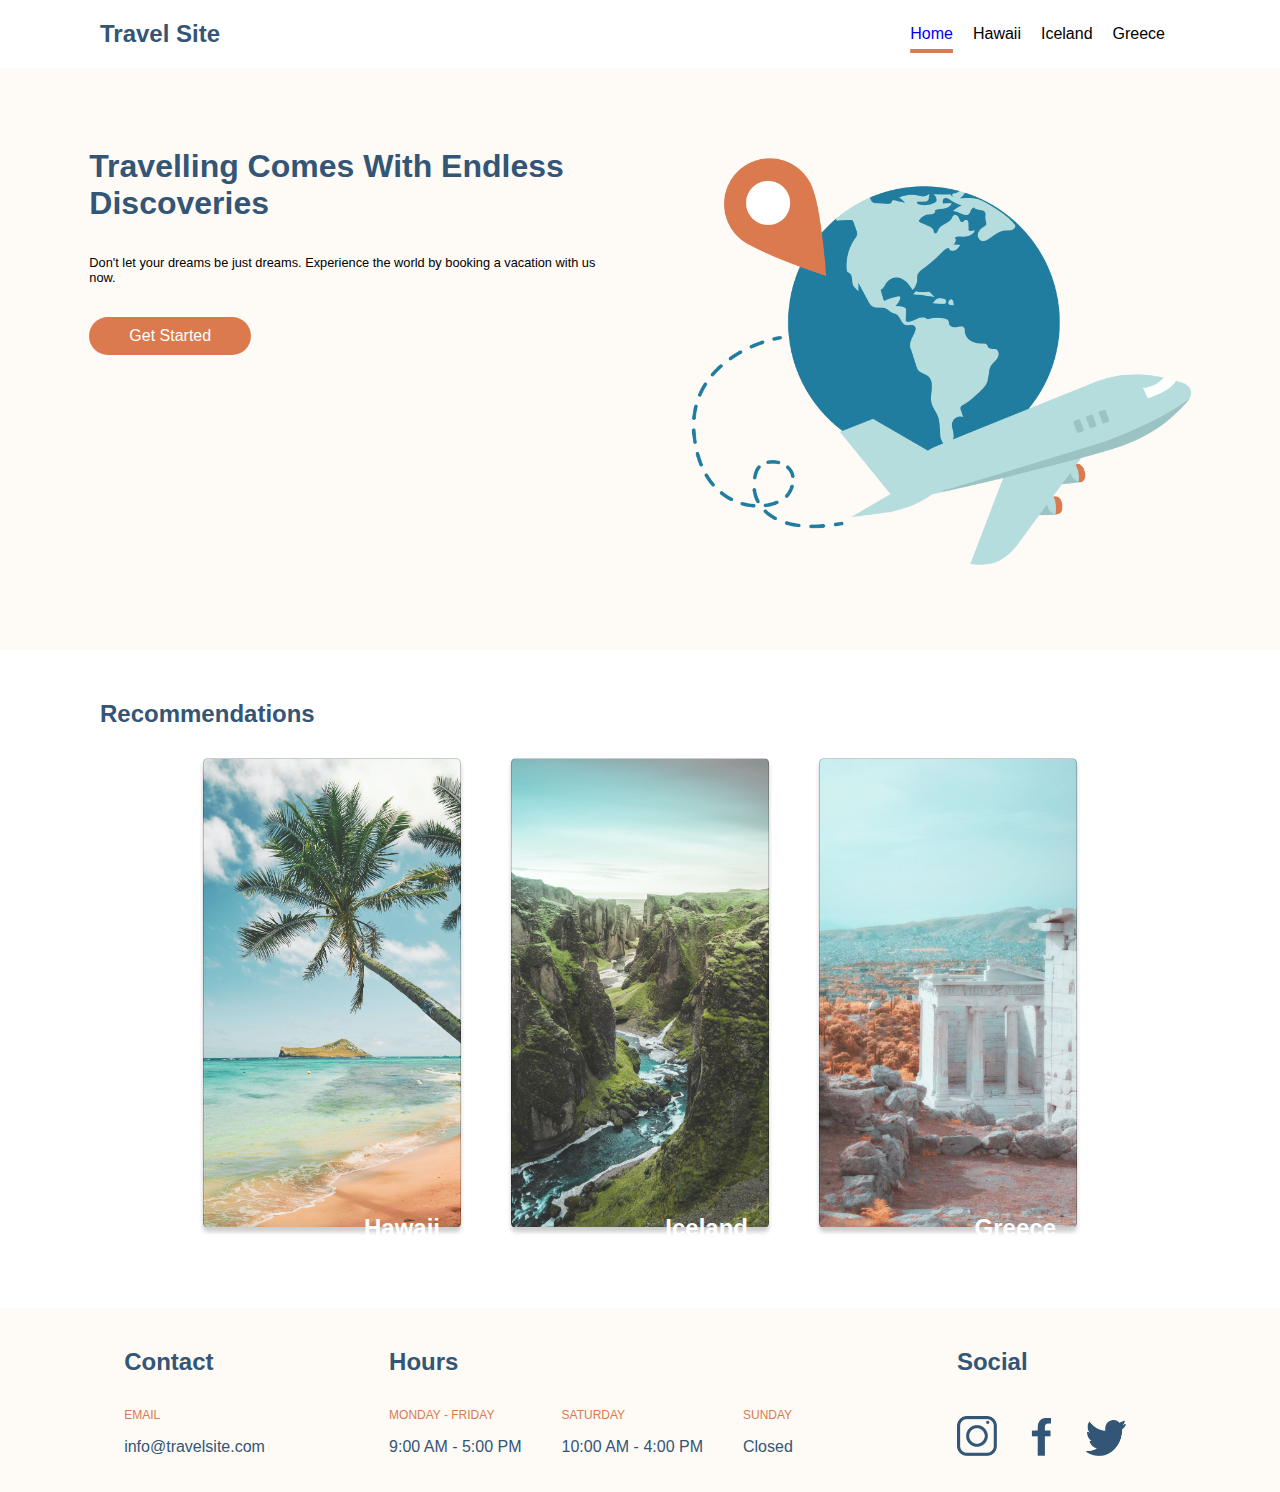
<file: index.html>
<!DOCTYPE html>
<html lang="en">
    <head>
        <meta charset="UTF-8">
        <meta name="viewport" content="width=device-width, initial-scale=1.0">
        <link href="https://fonts.googleapis.com/css2?family=Open+Sans:ital,wght@0,300;0,400;0,600;0,700;1,400&display=swap" rel="stylesheet">

        <link rel="icon" type="image/svg+xml" href="./assets/images/hero.png" />
        <title>Travel Site</title>
        
        <!-- Links to CSS Files -->
        <link href="./css/global.css" rel="stylesheet">
        <link href="./css/main.css" rel="stylesheet">

        <!-- Navigation Bar -->
        <nav class="navigation-bar">
            <a href="./index.html">
                <h2 class="navigation-bar__title">Travel Site</h2>
            </a>
            <ul class="navigation-bar__list">
                <li class="navigation-bar__list__item">
                    <a href="./index.html" class="navigation-bar__list__item__link--current">Home</a>
                </li>
                <li class="navigation-bar__list__item">
                    <a href="./pages/hawaii.html" class="navigation-bar__list__item__link">Hawaii</a>
                </li>
                <li class="navigation-bar__list__item">
                    <a href="./pages/iceland.html" class="navigation-bar__list__item__link">Iceland</a>
                </li>
                <li class="navigation-bar__list__item">
                    <a href="./pages/greece.html" class="navigation-bar__list__item__link">Greece</a>
                </li>
            </ul>
        </nav>
    </head>

    <body>
        <main>
            <!-- Hero Section -->
            <header class="hero-section">
                <div>
                    <h1 class="hero-section__title">Travelling Comes With Endless Discoveries</h1>
                    <p class="hero-section__description">
                        Don't let your dreams be just dreams. Experience the world by booking a vacation with us now.
                    </p>
                    <button type="button" class="hero-section__button">
                        <a href="./pages/get-started.html" class="hero-section__button__link">
                            Get Started
                        </a>
                    </button>
                </div>
                <div>
                    <img src="./assets/images/hero.png" alt="header photo" width="500px">
                </div>
            </header>

            <!-- Recommendations Section -->
            <section class="recommendations">
                <h2 class="recommendations__title">Recommendations</h2>
                <!-- Destination  Cards -->
                <div class="recommendations__cards">
                    <!-- Hawaii Card -->
                    <div class="recommendations__cards--hawaii">
                        <a href="./pages/hawaii.html">
                            <h1 class="recommendations__cards__title">Hawaii</h1>
                        </a>
                    </div>
                    <!-- Iceland Card -->
                    <div class="recommendations__cards--iceland">
                        <a href="./pages/iceland.html">
                            <h1 class="recommendations__cards__title">Iceland</h1>
                        </a>   
                    </div>
                    <!-- Greece Card -->
                    <div class="recommendations__cards--greece">
                        <a href="./pages/greece.html">
                            <h1 class="recommendations__cards__title">Greece</h1>
                        </a>
                    </div>
                <div>
            </section>
        </main>

        <footer class="footer-section">
            <!-- Footer Section: "Contact" -->
            <div class="footer-section__contact">
                <h2 class="footer-section__contact__title">Contact</h2>
                <div>
                    <p class="footer-section__contact__subtext--head">EMAIL</p>
                    <p class="footer-section__contact__subtext">info@travelsite.com</p>
                </div>

            </div>
            <!-- Footer Section: "Hours" -->
            <div class="footer-section__hours">
                <h2 class="footer-section__hours__title">Hours</h2>
                <div class="footer-section__hours__dates">
                    <div class="footer-section__hours__dates__columns">
                        <p class="footer-section__hours__dates__columns__subtext--head">MONDAY - FRIDAY</p>
                        <p class="footer-section__hours__dates__columns__subtext">9:00 AM - 5:00 PM</p>
                    </div>
                    <div class="footer-section__hours__dates__columns">
                        <p class="footer-section__hours__dates__columns__subtext--head">SATURDAY</p>
                        <p class="footer-section__hours__dates__columns__subtext">10:00 AM - 4:00 PM</p>
                    </div>
                    <div class="footer-section__hours__dates__columns">
                        <p class="footer-section__hours__dates__columns__subtext--head">SUNDAY</p>
                        <p class="footer-section__hours__dates__columns__subtext">Closed</p>
                    </div>
                </div>
            </div>
            <!-- Footer Section: "Social" -->
            <div class="footer-section__social">
                <h2 class="footer-section__social__title">Social</h2>
                <nav>
                    <a href="https://www.instagram.com" class="footer-section__social__link">
                        <img src="./assets/icons/icon-instagram.png" alt="instagram logo" width="40px">
                    </a>
                    <a href="https://www.facebook.com" class="footer-section__social__link">
                        <img src="./assets/icons/icon-facebook.png" alt="facebook logo" width="20px"
                        class="facebook-logo">
                    </a>
                    <a href="https://www.twitter.com" class="footer-section__social__link">
                        <img src="./assets/icons/icon-twitter.png" alt="twitter logo" width="40px">
                    </a>
                </nav>
            </div>
        </footer>
    </body>
</html>
</file>
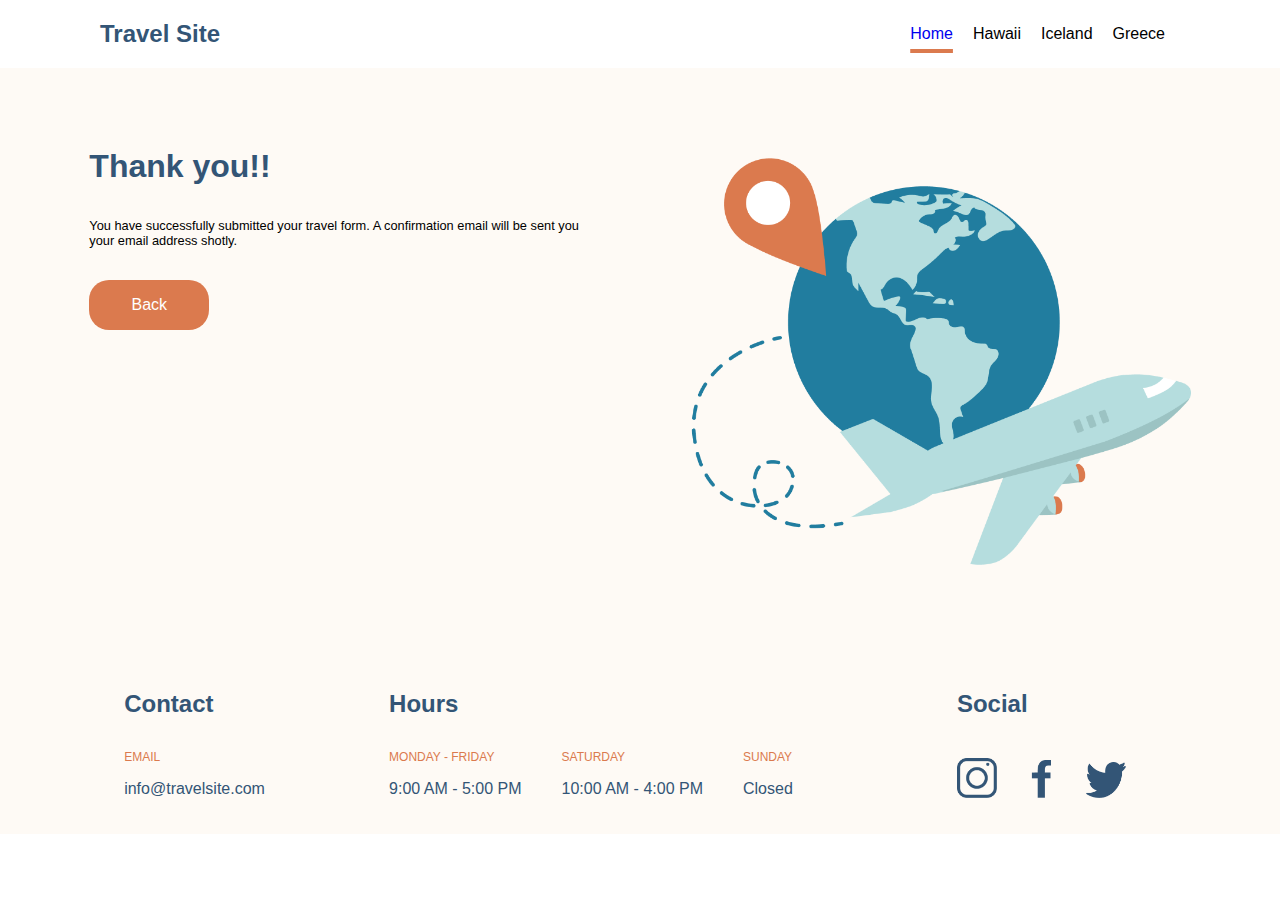
<file: pages/get-started-submission.html>
<!DOCTYPE html>
<html lang="en">
    <head>
        <meta charset="UTF-8">
        <meta name="viewport" content="width=device-width, initial-scale=1.0">
        <link href="https://fonts.googleapis.com/css2?family=Open+Sans:ital,wght@0,300;0,400;0,600;0,700;1,400&display=swap" rel="stylesheet">
        
        <!-- Links to CSS Files -->
        <link href="../css/global.css" rel="stylesheet">
        <link href="../css/main.css" rel="stylesheet">

        <!-- Navigation Bar -->
        <nav class="navigation-bar">
            <a href="./index.html">
                <h2 class="navigation-bar__title">Travel Site</h2>
            </a>
            <ul class="navigation-bar__list">
                <li class="navigation-bar__list__item">
                    <a href="../index.html" class="navigation-bar__list__item__link--current">Home</a>
                </li>
                <li class="navigation-bar__list__item">
                    <a href="./hawaii.html" class="navigation-bar__list__item__link">Hawaii</a>
                </li>
                <li class="navigation-bar__list__item">
                    <a href="./iceland.html" class="navigation-bar__list__item__link">Iceland</a>
                </li>
                <li class="navigation-bar__list__item">
                    <a href="./greece.html" class="navigation-bar__list__item__link">Greece</a>
                </li>
            </ul>
        </nav>
    </head>

    <body>
        <main>
            <!-- Hero Section -->
            <header class="hero-section">
                <div>
                    <h1 class="hero-section__title">Thank you!!</h1>
                    <p class="hero-section__description">
                        You have successfully submitted your travel form.
                        A confirmation email will be sent you your email address shotly.
                    </p>
                    <button type="button" class="hero-section__form__destination__button--submit">
                        <a href="../index.html" class="hero-section__button__link">
                            Back
                        </a>
                    </button>
                </div>
                <div>
                    <img src="../assets/images/hero.png" alt="header photo" width="500px">
                </div>
            </header>
        </main>

        <footer class="footer-section">
            <!-- Footer Section: "Contact" -->
            <div class="footer-section__contact">
                <h2 class="footer-section__contact__title">Contact</h2>
                <div>
                    <p class="footer-section__contact__subtext--head">EMAIL</p>
                    <p class="footer-section__contact__subtext">info@travelsite.com</p>
                </div>

            </div>
            <!-- Footer Section: "Hours" -->
            <div class="footer-section__hours">
                <h2 class="footer-section__hours__title">Hours</h2>
                <div class="footer-section__hours__dates">
                    <div class="footer-section__hours__dates__columns">
                        <p class="footer-section__hours__dates__columns__subtext--head">MONDAY - FRIDAY</p>
                        <p class="footer-section__hours__dates__columns__subtext">9:00 AM - 5:00 PM</p>
                    </div>
                    <div class="footer-section__hours__dates__columns">
                        <p class="footer-section__hours__dates__columns__subtext--head">SATURDAY</p>
                        <p class="footer-section__hours__dates__columns__subtext">10:00 AM - 4:00 PM</p>
                    </div>
                    <div class="footer-section__hours__dates__columns">
                        <p class="footer-section__hours__dates__columns__subtext--head">SUNDAY</p>
                        <p class="footer-section__hours__dates__columns__subtext">Closed</p>
                    </div>
                </div>
            </div>
            <!-- Footer Section: "Social" -->
            <div class="footer-section__social">
                <h2 class="footer-section__social__title">Social</h2>
                <nav>
                    <a href="https://www.instagram.com" class="footer-section__social__link">
                        <img src="../assets/icons/icon-instagram.png" alt="instagram logo" width="40px">
                    </a>
                    <a href="https://www.facebook.com" class="footer-section__social__link">
                        <img src="../assets/icons/icon-facebook.png" alt="facebook logo" width="20px"
                        class="facebook-logo">
                    </a>
                    <a href="https://www.twitter.com" class="footer-section__social__link">
                        <img src="../assets/icons/icon-twitter.png" alt="twitter logo" width="40px">
                    </a>
                </nav>
            </div>
        </footer>
    </body>
</html>
</file>
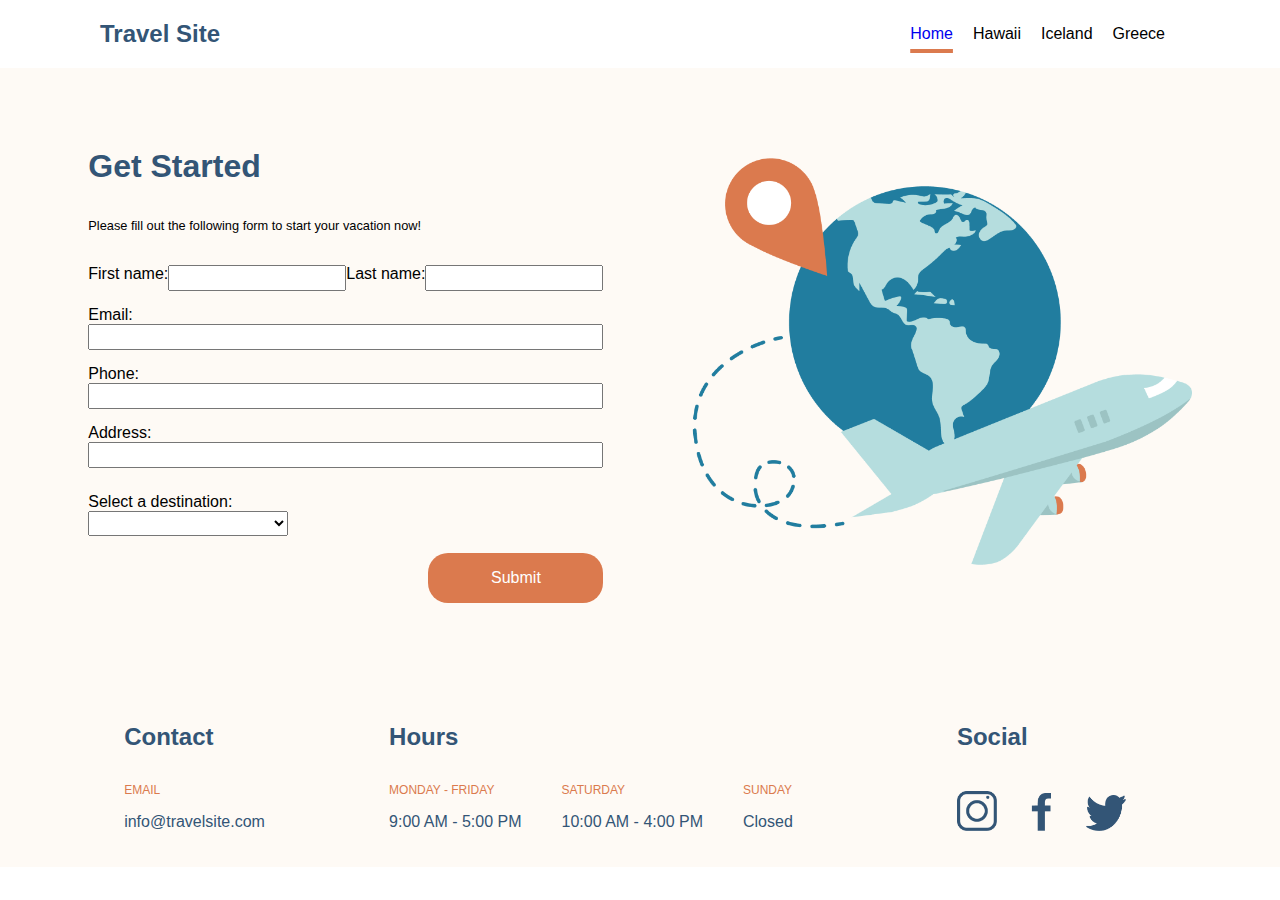
<file: pages/get-started.html>
<!DOCTYPE html>
<html lang="en">
    <head>
        <meta charset="UTF-8">
        <meta name="viewport" content="width=device-width, initial-scale=1.0">
        <link href="https://fonts.googleapis.com/css2?family=Open+Sans:ital,wght@0,300;0,400;0,600;0,700;1,400&display=swap" rel="stylesheet">
        
        <!-- Links to CSS Files -->
        <link href="../css/global.css" rel="stylesheet">
        <link href="../css/main.css" rel="stylesheet">

        <!-- Navigation Bar -->
        <nav class="navigation-bar">
            <a href="./index.html">
                <h2 class="navigation-bar__title">Travel Site</h2>
            </a>
            <ul class="navigation-bar__list">
                <li class="navigation-bar__list__item">
                    <a href="../index.html" class="navigation-bar__list__item__link--current">Home</a>
                </li>
                <li class="navigation-bar__list__item">
                    <a href="./hawaii.html" class="navigation-bar__list__item__link">Hawaii</a>
                </li>
                <li class="navigation-bar__list__item">
                    <a href="./iceland.html" class="navigation-bar__list__item__link">Iceland</a>
                </li>
                <li class="navigation-bar__list__item">
                    <a href="./greece.html" class="navigation-bar__list__item__link">Greece</a>
                </li>
            </ul>
        </nav>
    </head>

    <body>
        <main>
            <!-- Hero Section -->
            <header class="hero-section">
                <div>
                    <h1 class="hero-section__title">Get Started</h1>
                    <p class="hero-section__description">
                        Please fill out the following form to start your vacation now!
                    </p>
                    <form action="" class="hero-section__form">
                        <div class="hero-section__form__name">
                            First name: <input type="text" class="hero-section__form__name__fill">
                            Last name: <input type="text" class="hero-section__form__name__fill">
                        </div>
                        <div class="hero-section__form__contact">
                            Email: <input type="text" class="hero-section__form__contact__fill">
                            Phone: <input type="text" class="hero-section__form__contact__fill">
                            Address: <input type="text" class="hero-section__form__contact__fill">
                        </div>
                        <div class="hero-section__form__destination">
                            <div class="hero-section__form__destination__select">
                                <label>Select a destination:</label>
                                <select class="hero-section__form__destination__select__choice">
                                    <option value=" "></option>
                                    <option value="Hawaii">Hawaii</option>
                                    <option value="Iceland">Iceland</option>
                                    <option value="Greece">Greece</option>
                                </select>
                            </div>
                            <button type="button" class="hero-section__form__destination__button">
                                <a href="./get-started-submission.html" class="hero-section__button__link">
                                    Submit
                                </a>
                            </button>
                        </div>
                    </form>
                </div>
                <div>
                    <img src="../assets/images/hero.png" alt="header photo" width="500px">
                </div>
            </header>
        </main>

        <footer class="footer-section">
            <!-- Footer Section: "Contact" -->
            <div class="footer-section__contact">
                <h2 class="footer-section__contact__title">Contact</h2>
                <div>
                    <p class="footer-section__contact__subtext--head">EMAIL</p>
                    <p class="footer-section__contact__subtext">info@travelsite.com</p>
                </div>

            </div>
            <!-- Footer Section: "Hours" -->
            <div class="footer-section__hours">
                <h2 class="footer-section__hours__title">Hours</h2>
                <div class="footer-section__hours__dates">
                    <div class="footer-section__hours__dates__columns">
                        <p class="footer-section__hours__dates__columns__subtext--head">MONDAY - FRIDAY</p>
                        <p class="footer-section__hours__dates__columns__subtext">9:00 AM - 5:00 PM</p>
                    </div>
                    <div class="footer-section__hours__dates__columns">
                        <p class="footer-section__hours__dates__columns__subtext--head">SATURDAY</p>
                        <p class="footer-section__hours__dates__columns__subtext">10:00 AM - 4:00 PM</p>
                    </div>
                    <div class="footer-section__hours__dates__columns">
                        <p class="footer-section__hours__dates__columns__subtext--head">SUNDAY</p>
                        <p class="footer-section__hours__dates__columns__subtext">Closed</p>
                    </div>
                </div>
            </div>
            <!-- Footer Section: "Social" -->
            <div class="footer-section__social">
                <h2 class="footer-section__social__title">Social</h2>
                <nav>
                    <a href="https://www.instagram.com" class="footer-section__social__link">
                        <img src="../assets/icons/icon-instagram.png" alt="instagram logo" width="40px">
                    </a>
                    <a href="https://www.facebook.com" class="footer-section__social__link">
                        <img src="../assets/icons/icon-facebook.png" alt="facebook logo" width="20px"
                        class="facebook-logo">
                    </a>
                    <a href="https://www.twitter.com" class="footer-section__social__link">
                        <img src="../assets/icons/icon-twitter.png" alt="twitter logo" width="40px">
                    </a>
                </nav>
            </div>
        </footer>
    </body>
</html>
</file>
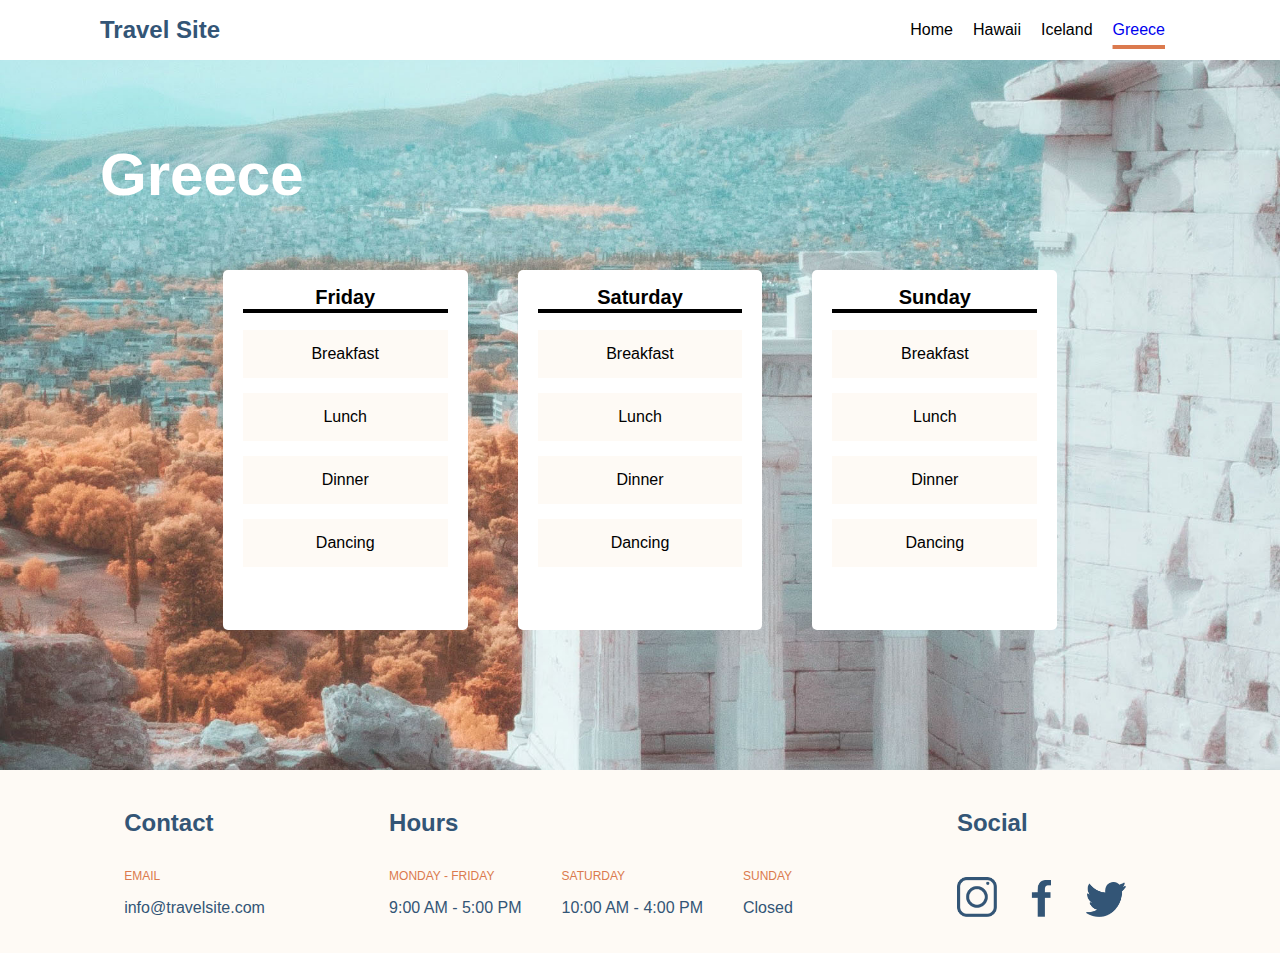
<file: pages/greece.html>
<!DOCTYPE html>
<html lang="en">
    <head>
        <meta charset="UTF-8">
        <meta name="viewport" content="width=device-width, initial-scale=1.0">
        <link href="https://fonts.googleapis.com/css2?family=Open+Sans:ital,wght@0,300;0,400;0,600;0,700;1,400&display=swap" rel="stylesheet">
        
        <!-- Links to CSS Files -->
        <link href="../css/global.css" rel="stylesheet">
        <link href="../css/destinations.css" rel="stylesheet">

        <!-- Navigation Bar -->
        <nav class="navigation-bar">
            <a href="../index.html">
                <h1 class="navigation-bar__title">Travel Site</h1>
            </a>
            <ul class="navigation-bar__list">
                <li class="navigation-bar__list__item">
                    <a href="../index.html" class="navigation-bar__list__item__link">Home</a>
                </li>
                <li class="navigation-bar__list__item">
                    <a href="./hawaii.html" class="navigation-bar__list__item__link">Hawaii</a>
                </li>
                <li class="navigation-bar__list__item">
                    <a href="./iceland.html" class="navigation-bar__list__item__link">Iceland</a>
                </li>
                <li class="navigation-bar__list__item">
                    <a href="./greece.html" class="navigation-bar__list__item__link--current">Greece</a>
                </li>
            </ul>
        </nav>
    </head>

    <body>
        <main class="main-section--greece">
            <section>
                <!-- Page Title -->
                <h1 class="main-section__title">Greece</h1>

                <div class="main-section__itinerary">
                    <!-- Friday Itinerary -->
                    <div class="main-section__itinerary__cards">
                        <h2 class="main-section__itinerary__cards__title">Friday</h2>
                        <ul class="main-section__itinerary__cards__list">
                            <li class="main-section__itinerary__cards__list__item">Breakfast</li>
                            <li class="main-section__itinerary__cards__list__item">Lunch</li>
                            <li class="main-section__itinerary__cards__list__item">Dinner</li>
                            <li class="main-section__itinerary__cards__list__item">Dancing</li>
                        </ul>
                    </div>
                    <!-- Saturday Itinerary -->
                    <div class="main-section__itinerary__cards--saturday">
                        <h2 class="main-section__itinerary__cards__title">Saturday</h2>
                        <ul class="main-section__itinerary__cards__list">
                            <li class="main-section__itinerary__cards__list__item">Breakfast</li>
                            <li class="main-section__itinerary__cards__list__item">Lunch</li>
                            <li class="main-section__itinerary__cards__list__item">Dinner</li>
                            <li class="main-section__itinerary__cards__list__item">Dancing</li>
                        </ul>
                    </div>
                    <!-- Sunday Itinerary -->
                    <div class="main-section__itinerary__cards">
                        <h2 class="main-section__itinerary__cards__title">Sunday</h2>
                        <ul class="main-section__itinerary__cards__list">
                            <li class="main-section__itinerary__cards__list__item">Breakfast</li>
                            <li class="main-section__itinerary__cards__list__item">Lunch</li>
                            <li class="main-section__itinerary__cards__list__item">Dinner</li>
                            <li class="main-section__itinerary__cards__list__item">Dancing</li>
                        </ul>
                    </div>
                </div>
            </section>
        </main>
        
        <footer class="footer-section">
            <!-- Footer Section: "Contact" -->
            <div class="footer-section__contact">
                <h2 class="footer-section__contact__title">Contact</h2>
                <div>
                    <p class="footer-section__contact__subtext--head">EMAIL</p>
                    <p class="footer-section__contact__subtext">info@travelsite.com</p>
                </div>

            </div>
            <!-- Footer Section: "Hours" -->
            <div class="footer-section__hours">
                <h2 class="footer-section__hours__title">Hours</h2>
                <div class="footer-section__hours__dates">
                    <div class="footer-section__hours__dates__columns">
                        <p class="footer-section__hours__dates__columns__subtext--head">MONDAY - FRIDAY</p>
                        <p class="footer-section__hours__dates__columns__subtext">9:00 AM - 5:00 PM</p>
                    </div>
                    <div class="footer-section__hours__dates__columns">
                        <p class="footer-section__hours__dates__columns__subtext--head">SATURDAY</p>
                        <p class="footer-section__hours__dates__columns__subtext">10:00 AM - 4:00 PM</p>
                    </div>
                    <div class="footer-section__hours__dates__columns">
                        <p class="footer-section__hours__dates__columns__subtext--head">SUNDAY</p>
                        <p class="footer-section__hours__dates__columns__subtext">Closed</p>
                    </div>
                </div>
            </div>
            <!-- Footer Section: "Social" -->
            <div class="footer-section__social">
                <h2 class="footer-section__social__title">Social</h2>
                <nav>
                    <a href="https://www.instagram.com" class="footer-section__social__link">
                        <img src="../assets/icons/icon-instagram.png" alt="instagram logo" width="40px">
                    </a>
                    <a href="https://www.facebook.com" class="footer-section__social__link">
                        <img src="../assets/icons/icon-facebook.png" alt="facebook logo" width="20px"
                        class="facebook-logo">
                    </a>
                    <a href="https://www.twitter.com" class="footer-section__social__link">
                        <img src="../assets/icons/icon-twitter.png" alt="twitter logo" width="40px">
                    </a>
                </nav>
            </div>
        </footer>
    </body>
</html>
</file>
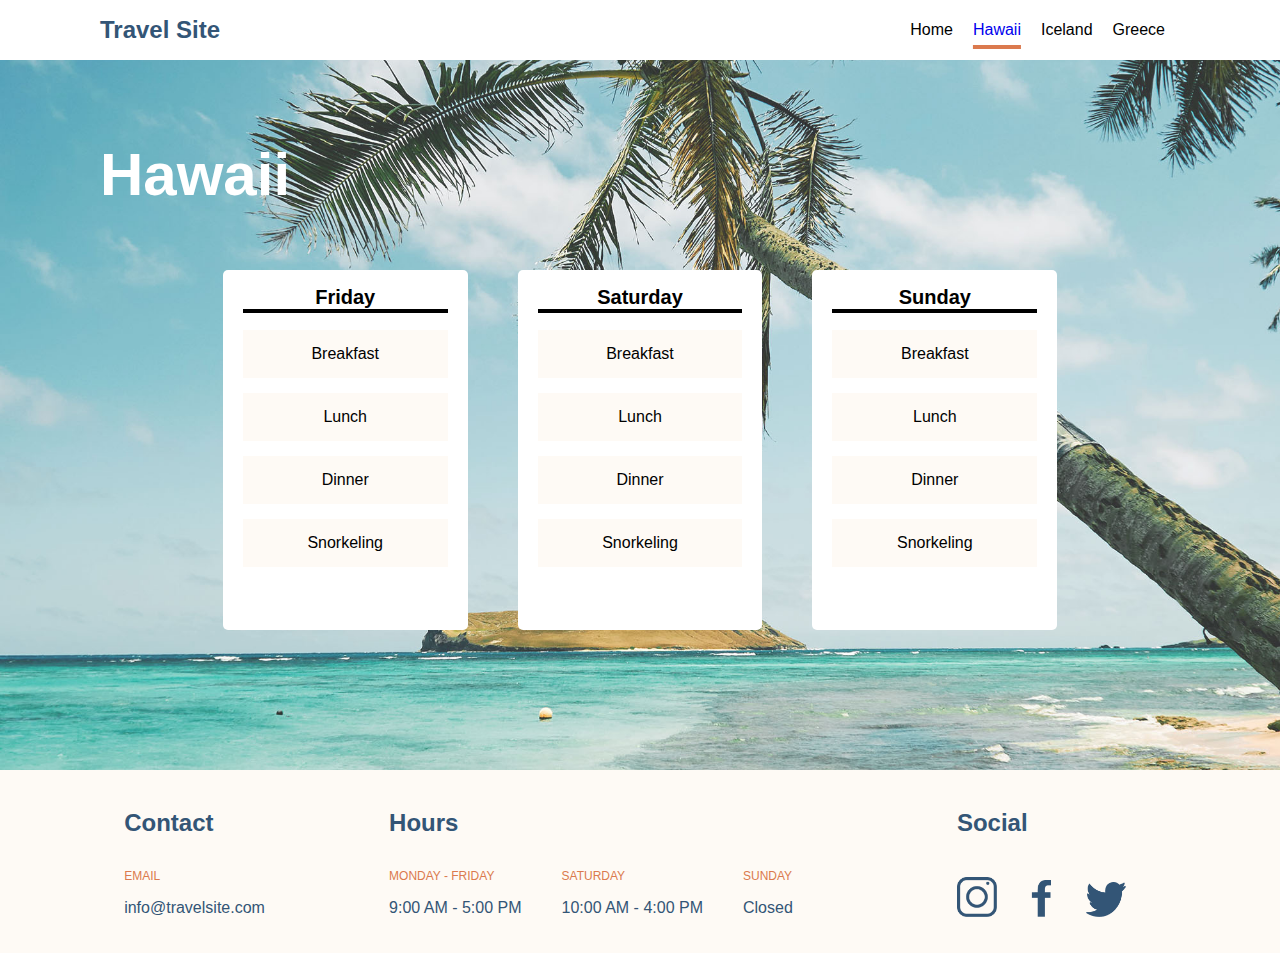
<file: pages/hawaii.html>
<!DOCTYPE html>
<html lang="en">
    <head>
        <meta charset="UTF-8">
        <meta name="viewport" content="width=device-width, initial-scale=1.0">
        <link href="https://fonts.googleapis.com/css2?family=Open+Sans:ital,wght@0,300;0,400;0,600;0,700;1,400&display=swap" rel="stylesheet">
        
        <!-- Links to CSS Files -->
        <link href="../css/global.css" rel="stylesheet">
        <link href="../css/destinations.css" rel="stylesheet">

        <!-- Navigation Bar -->
        <nav class="navigation-bar">
            <a href="../index.html">
                <h1 class="navigation-bar__title">Travel Site</h1>
            </a>
            <ul class="navigation-bar__list">
                <li class="navigation-bar__list__item">
                    <a href="../index.html" class="navigation-bar__list__item__link">Home</a>
                </li>
                <li class="navigation-bar__list__item">
                    <a href="./hawaii.html" class="navigation-bar__list__item__link--current">Hawaii</a>
                </li>
                <li class="navigation-bar__list__item">
                    <a href="./iceland.html" class="navigation-bar__list__item__link">Iceland</a>
                </li>
                <li class="navigation-bar__list__item">
                    <a href="./greece.html" class="navigation-bar__list__item__link">Greece</a>
                </li>
            </ul>
        </nav>
    </head>

    <body>
        <main>
            <section class="main-section--hawaii">
                <!-- Page Title -->
                <h1 class="main-section__title">Hawaii</h1>

                <div class="main-section__itinerary">
                    <!-- Friday Itinerary -->
                    <div class="main-section__itinerary__cards">
                        <h2 class="main-section__itinerary__cards__title">Friday</h2>
                        <ul class="main-section__itinerary__cards__list">
                            <li class="main-section__itinerary__cards__list__item">Breakfast</li>
                            <li class="main-section__itinerary__cards__list__item">Lunch</li>
                            <li class="main-section__itinerary__cards__list__item">Dinner</li>
                            <li class="main-section__itinerary__cards__list__item">Snorkeling</li>
                        </ul>
                    </div>
                    <!-- Saturday Itinerary -->
                    <div class="main-section__itinerary__cards--saturday">
                        <h2 class="main-section__itinerary__cards__title">Saturday</h2>
                        <ul class="main-section__itinerary__cards__list">
                            <li class="main-section__itinerary__cards__list__item">Breakfast</li>
                            <li class="main-section__itinerary__cards__list__item">Lunch</li>
                            <li class="main-section__itinerary__cards__list__item">Dinner</li>
                            <li class="main-section__itinerary__cards__list__item">Snorkeling</li>
                        </ul>
                    </div>
                    <!-- Sunday Itinerary -->
                    <div class="main-section__itinerary__cards">
                        <h2 class="main-section__itinerary__cards__title">Sunday</h2>
                        <ul class="main-section__itinerary__cards__list">
                            <li class="main-section__itinerary__cards__list__item">Breakfast</li>
                            <li class="main-section__itinerary__cards__list__item">Lunch</li>
                            <li class="main-section__itinerary__cards__list__item">Dinner</li>
                            <li class="main-section__itinerary__cards__list__item">Snorkeling</li>
                        </ul>
                    </div>
                </div>
            </section>
        </main>
        
        <footer class="footer-section">
            <!-- Footer Section: "Contact" -->
            <div class="footer-section__contact">
                <h2 class="footer-section__contact__title">Contact</h2>
                <div>
                    <p class="footer-section__contact__subtext--head">EMAIL</p>
                    <p class="footer-section__contact__subtext">info@travelsite.com</p>
                </div>

            </div>
            <!-- Footer Section: "Hours" -->
            <div class="footer-section__hours">
                <h2 class="footer-section__hours__title">Hours</h2>
                <div class="footer-section__hours__dates">
                    <div class="footer-section__hours__dates__columns">
                        <p class="footer-section__hours__dates__columns__subtext--head">MONDAY - FRIDAY</p>
                        <p class="footer-section__hours__dates__columns__subtext">9:00 AM - 5:00 PM</p>
                    </div>
                    <div class="footer-section__hours__dates__columns">
                        <p class="footer-section__hours__dates__columns__subtext--head">SATURDAY</p>
                        <p class="footer-section__hours__dates__columns__subtext">10:00 AM - 4:00 PM</p>
                    </div>
                    <div class="footer-section__hours__dates__columns">
                        <p class="footer-section__hours__dates__columns__subtext--head">SUNDAY</p>
                        <p class="footer-section__hours__dates__columns__subtext">Closed</p>
                    </div>
                </div>
            </div>
            <!-- Footer Section: "Social" -->
            <div class="footer-section__social">
                <h2 class="footer-section__social__title">Social</h2>
                <nav>
                    <a href="https://www.instagram.com" class="footer-section__social__link">
                        <img src="../assets/icons/icon-instagram.png" alt="instagram logo" width="40px">
                    </a>
                    <a href="https://www.facebook.com" class="footer-section__social__link">
                        <img src="../assets/icons/icon-facebook.png" alt="facebook logo" width="20px"
                        class="facebook-logo">
                    </a>
                    <a href="https://www.twitter.com" class="footer-section__social__link">
                        <img src="../assets/icons/icon-twitter.png" alt="twitter logo" width="40px">
                    </a>
                </nav>
            </div>
        </footer>
    </body>
</html>
</file>
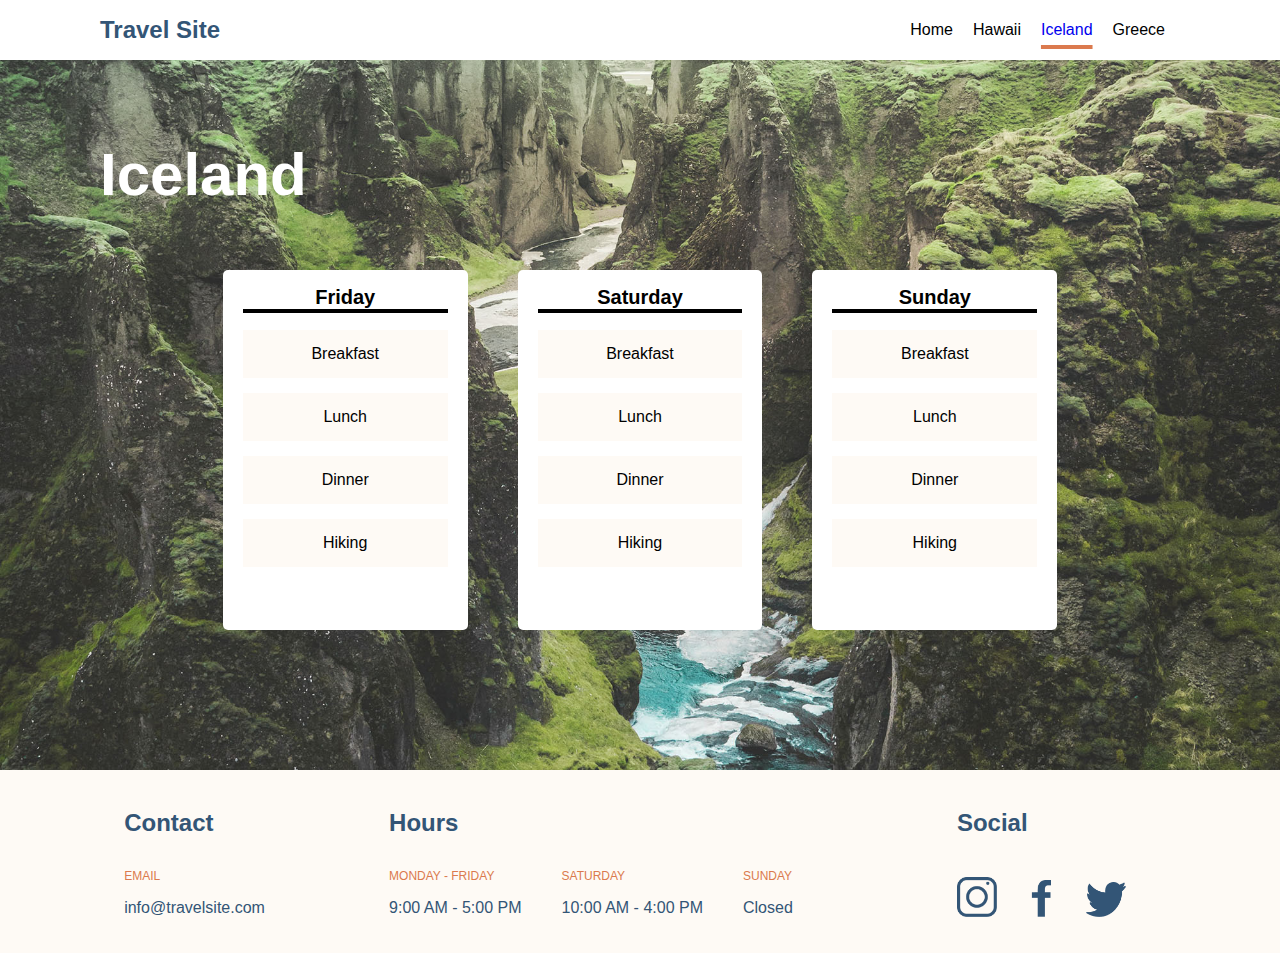
<file: pages/iceland.html>
<!DOCTYPE html>
<html lang="en">
    <head>
        <meta charset="UTF-8">
        <meta name="viewport" content="width=device-width, initial-scale=1.0">
        <link href="https://fonts.googleapis.com/css2?family=Open+Sans:ital,wght@0,300;0,400;0,600;0,700;1,400&display=swap" rel="stylesheet">
        
        <!-- Links to CSS Files -->
        <link href="../css/global.css" rel="stylesheet">
        <link href="../css/destinations.css" rel="stylesheet">

        <!-- Navigation Bar -->
        <nav class="navigation-bar">
            <a href="../index.html">
                <h1 class="navigation-bar__title">Travel Site</h1>
            </a>
            <ul class="navigation-bar__list">
                <li class="navigation-bar__list__item">
                    <a href="../index.html" class="navigation-bar__list__item__link">Home</a>
                </li>
                <li class="navigation-bar__list__item">
                    <a href="./hawaii.html" class="navigation-bar__list__item__link">Hawaii</a>
                </li>
                <li class="navigation-bar__list__item">
                    <a href="./iceland.html" class="navigation-bar__list__item__link--current">Iceland</a>
                </li>
                <li class="navigation-bar__list__item">
                    <a href="./greece.html" class="navigation-bar__list__item__link">Greece</a>
                </li>
            </ul>
        </nav>
    </head>

    <body>
        <main>
            <section class="main-section--iceland">
                <!-- Page Title -->
                <h1 class="main-section__title">Iceland</h1>

                <div class="main-section__itinerary">
                    <!-- Friday Itinerary -->
                    <div class="main-section__itinerary__cards">
                        <h2 class="main-section__itinerary__cards__title">Friday</h2>
                        <ul class="main-section__itinerary__cards__list">
                            <li class="main-section__itinerary__cards__list__item">Breakfast</li>
                            <li class="main-section__itinerary__cards__list__item">Lunch</li>
                            <li class="main-section__itinerary__cards__list__item">Dinner</li>
                            <li class="main-section__itinerary__cards__list__item">Hiking</li>
                        </ul>
                    </div>
                    <!-- Saturday Itinerary -->
                    <div class="main-section__itinerary__cards--saturday">
                        <h2 class="main-section__itinerary__cards__title">Saturday</h2>
                        <ul class="main-section__itinerary__cards__list">
                            <li class="main-section__itinerary__cards__list__item">Breakfast</li>
                            <li class="main-section__itinerary__cards__list__item">Lunch</li>
                            <li class="main-section__itinerary__cards__list__item">Dinner</li>
                            <li class="main-section__itinerary__cards__list__item">Hiking</li>
                        </ul>
                    </div>
                    <!-- Sunday Itinerary -->
                    <div class="main-section__itinerary__cards">
                        <h2 class="main-section__itinerary__cards__title">Sunday</h2>
                        <ul class="main-section__itinerary__cards__list">
                            <li class="main-section__itinerary__cards__list__item">Breakfast</li>
                            <li class="main-section__itinerary__cards__list__item">Lunch</li>
                            <li class="main-section__itinerary__cards__list__item">Dinner</li>
                            <li class="main-section__itinerary__cards__list__item">Hiking</li>
                        </ul>
                    </div>
                </div>
            </section>
        </main>
        
        <footer class="footer-section">
            <!-- Footer Section: "Contact" -->
            <div class="footer-section__contact">
                <h2 class="footer-section__contact__title">Contact</h2>
                <div>
                    <p class="footer-section__contact__subtext--head">EMAIL</p>
                    <p class="footer-section__contact__subtext">info@travelsite.com</p>
                </div>

            </div>
            <!-- Footer Section: "Hours" -->
            <div class="footer-section__hours">
                <h2 class="footer-section__hours__title">Hours</h2>
                <div class="footer-section__hours__dates">
                    <div class="footer-section__hours__dates__columns">
                        <p class="footer-section__hours__dates__columns__subtext--head">MONDAY - FRIDAY</p>
                        <p class="footer-section__hours__dates__columns__subtext">9:00 AM - 5:00 PM</p>
                    </div>
                    <div class="footer-section__hours__dates__columns">
                        <p class="footer-section__hours__dates__columns__subtext--head">SATURDAY</p>
                        <p class="footer-section__hours__dates__columns__subtext">10:00 AM - 4:00 PM</p>
                    </div>
                    <div class="footer-section__hours__dates__columns">
                        <p class="footer-section__hours__dates__columns__subtext--head">SUNDAY</p>
                        <p class="footer-section__hours__dates__columns__subtext">Closed</p>
                    </div>
                </div>
            </div>
            <!-- Footer Section: "Social" -->
            <div class="footer-section__social">
                <h2 class="footer-section__social__title">Social</h2>
                <nav>
                    <a href="https://www.instagram.com" class="footer-section__social__link">
                        <img src="../assets/icons/icon-instagram.png" alt="instagram logo" width="40px">
                    </a>
                    <a href="https://www.facebook.com" class="footer-section__social__link">
                        <img src="../assets/icons/icon-facebook.png" alt="facebook logo" width="20px"
                        class="facebook-logo">
                    </a>
                    <a href="https://www.twitter.com" class="footer-section__social__link">
                        <img src="../assets/icons/icon-twitter.png" alt="twitter logo" width="40px">
                    </a>
                </nav>
            </div>
        </footer>
    </body>
</html>
</file>
<file: css/global.css>
body {
  background-color: #FFFFFF;
  font-family: Verdana, Geneva, Tahoma, sans-serif;
  font-size: 1rem;
  font-weight: 400;
  margin: 0;
  padding: 0;
  box-sizing: border-box;
}

a {
  text-decoration: none;
}

input, select {
  font-size: 1rem;
}

.navigation-bar {
  background-color: #FFFFFF;
  padding-left: 100px;
  padding-right: 105px;
  display: flex;
  justify-content: space-between;
}
.navigation-bar__title {
  font-size: 1.5rem;
  color: #335576;
}
.navigation-bar__list {
  display: flex;
  flex-direction: row;
  align-items: center;
  padding-top: 5px;
  padding-bottom: 5px;
}
.navigation-bar__list:has(.navigation-bar__list__item__link:hover) .navigation-bar__list__item__link--current {
  text-decoration: none;
}
.navigation-bar__list__item {
  list-style: none;
}
.navigation-bar__list__item__link {
  color: #000000;
  text-decoration: none;
  padding: 10px;
}
.navigation-bar__list__item__link--current {
  text-decoration: underline;
  text-decoration-thickness: 4px;
  text-decoration-color: #DB7A4E;
  text-underline-offset: 10px;
  padding: 10px;
}
.navigation-bar__list__item__link:hover {
  text-decoration: underline;
  text-decoration-thickness: 4px;
  text-decoration-color: #DB7A4E;
  text-underline-offset: 10px;
}
@media (min-width: 320px) and (max-width: 767px) {
  .navigation-bar {
    padding-left: 25px;
    display: flex;
    flex-direction: column;
    justify-content: space-around;
  }
  .navigation-bar__title {
    margin-bottom: 10px;
  }
  .navigation-bar__list {
    padding: 0;
  }
}

.footer-section {
  background-color: #FEFAF5;
  padding-top: 20px;
  padding-bottom: 20px;
  display: flex;
  flex-direction: row;
  justify-content: space-evenly;
}
.footer-section__contact {
  display: flex;
  flex-direction: column;
}
.footer-section__contact__title, .footer-section__social__title, .footer-section__hours__title {
  font-size: 1.5rem;
  color: #335576;
}
.footer-section__contact__subtext, .footer-section__hours__dates__columns__subtext {
  color: #335576;
}
.footer-section__contact__subtext--head, .footer-section__hours__dates__columns__subtext--head {
  color: #DB7A4E;
  font-size: 0.75rem;
}
.footer-section__hours__dates {
  display: flex;
  flex-direction: row;
}
.footer-section__hours__dates__columns {
  padding-right: 40px;
}
.footer-section__social__title {
  padding-bottom: 20px;
}
.footer-section__social__link {
  text-decoration: none;
  padding-right: 30px;
}
@media (min-width: 320px) and (max-width: 767px) {
  .footer-section {
    height: 120vh;
    font-size: 12px;
    display: flex;
    flex-direction: column;
    padding-left: 30px;
  }
  .footer-section h2 {
    font-size: 16px;
  }
  .footer-section__contact {
    display: inline-block;
  }
  .footer-section__hours__dates {
    display: flex;
    flex-wrap: wrap;
  }
}
@media (min-width: 768px) and (max-width: 1279px) {
  .footer-section {
    padding: 20px;
    padding-right: 0;
    font-size: 12px;
  }
  .footer-section img {
    width: 30px;
  }
  .footer-section img.facebook-logo {
    width: 15px;
  }
  .footer-section__contact {
    padding-right: 20px;
  }
}/*# sourceMappingURL=global.css.map */
</file>
<file: css/main.css>
.hero-section {
  background-color: #FEFAF5;
  padding-top: 80px;
  padding-bottom: 80px;
  display: flex;
  flex-direction: row;
  justify-content: space-evenly;
}
.hero-section__title {
  width: 40vw;
  color: #335576;
  margin: 0;
  padding-bottom: 20px;
}
.hero-section__description {
  font-size: 0.8rem;
  width: 40vw;
  padding-bottom: 20px;
}
.hero-section__button, .hero-section__form__destination__button, .hero-section__form__destination__button--submit {
  background-color: #DB7A4E;
  border: 0;
  padding: 10px 40px;
  border-radius: 20px;
}
.hero-section__button__link, .hero-section__form__destination__button__link {
  color: #FFFFFF;
  font-size: 1rem;
}
.hero-section__button:hover, .hero-section__form__destination__button:hover, .hero-section__form__destination__button--submit:hover {
  filter: brightness(90%);
}
.hero-section__form {
  display: flex;
  flex-direction: column;
}
.hero-section__form__name {
  display: flex;
  flex-direction: row;
  justify-content: space-between;
  margin-bottom: 15px;
}
.hero-section__form__name__fill {
  width: 170px;
  height: 20px;
}
.hero-section__form__contact {
  display: flex;
  flex-direction: column;
}
.hero-section__form__contact__fill {
  margin-bottom: 15px;
  height: 20px;
}
.hero-section__form__destination {
  font-size: 1rem;
  margin-top: 10px;
  display: flex;
  justify-content: space-between;
}
.hero-section__form__destination__select {
  display: flex;
  flex-direction: column;
}
.hero-section__form__destination__select__choice {
  font-size: 1rem;
  width: 200px;
  height: 25px;
}
.hero-section__form__destination__button, .hero-section__form__destination__button--submit {
  width: 175px;
  height: 50px;
  margin-top: 60px;
}
.hero-section__form__destination__button--submit {
  width: 120px;
  margin: 0;
}
@media (min-width: 320px) and (max-width: 767px) {
  .hero-section {
    width: 100vw;
    display: flex;
    flex-direction: column;
    padding: 20px;
  }
  .hero-section img {
    margin-top: 20px;
    width: 100px;
  }
  .hero-section__title {
    width: 100vw;
  }
  .hero-section__description {
    width: 100vw;
  }
  .hero-section__form__name {
    display: flex;
    flex-direction: column;
  }
  .hero-section__form_destination {
    display: flex;
    flex-direction: row;
    align-self: start;
  }
}
@media (min-width: 768px) and (max-width: 1279px) {
  .hero-section {
    padding: 30px;
  }
  .hero-section img {
    width: 350px;
  }
}

.recommendations {
  background-color: #FFFFFF;
  padding: 50px 100px 80px 100px;
}
.recommendations__title {
  font-size: 1.5rem;
  color: #335576;
  margin: 0;
  padding-bottom: 30px;
}
.recommendations__cards {
  display: flex;
  flex-direction: row;
  justify-content: center;
}
.recommendations__cards--hawaii {
  width: 20vw;
  height: 52vh;
  border: 1px solid rgba(0, 0, 0, 0.2);
  border-radius: 5px;
  box-shadow: 0px 4px 4px rgba(0, 0, 0, 0.2);
  text-decoration: none;
  background-position: center;
  background-repeat: no-repeat;
  background-size: cover;
  background-image: url(../assets/images/hawaii.jpg);
}
.recommendations__cards--hawaii:hover {
  border: 3px solid #DB7A4E;
  opacity: 0.8;
}
.recommendations__cards--iceland {
  width: 20vw;
  height: 52vh;
  border: 1px solid rgba(0, 0, 0, 0.2);
  border-radius: 5px;
  box-shadow: 0px 4px 4px rgba(0, 0, 0, 0.2);
  text-decoration: none;
  background-position: center;
  background-repeat: no-repeat;
  background-size: cover;
  background-image: url(../assets/images/iceland.jpg);
  margin-left: 50px;
  margin-right: 50px;
}
.recommendations__cards--iceland:hover {
  border: 3px solid #DB7A4E;
  opacity: 0.8;
}
.recommendations__cards--greece {
  width: 20vw;
  height: 52vh;
  border: 1px solid rgba(0, 0, 0, 0.2);
  border-radius: 5px;
  box-shadow: 0px 4px 4px rgba(0, 0, 0, 0.2);
  text-decoration: none;
  background-position: center;
  background-repeat: no-repeat;
  background-size: cover;
  background-image: url(../assets/images/greece.jpg);
}
.recommendations__cards--greece:hover {
  border: 3px solid #DB7A4E;
  opacity: 0.8;
}
.recommendations__cards__title {
  color: #FFFFFF;
  font-size: 1.5rem;
  font-weight: 700;
  text-align: right;
  justify-self: end;
  margin: 0;
  padding-right: 20px;
  padding-top: 455px;
}
@media (min-width: 320px) and (max-width: 767px) {
  .recommendations {
    align-items: center;
    padding: 0;
  }
  .recommendations__title {
    text-align: center;
    padding-top: 20px;
  }
  .recommendations__cards {
    display: flex;
    flex-direction: column;
    align-items: center;
  }
  .recommendations__cards--hawaii {
    width: 65vw;
    height: 30vh;
  }
  .recommendations__cards--iceland {
    width: 65vw;
    height: 30vh;
    margin-top: 30px;
    margin-bottom: 30px;
  }
  .recommendations__cards--greece {
    width: 65vw;
    height: 30vh;
    margin-bottom: 30px;
  }
  .recommendations__cards__title {
    color: #FFFFFF;
    font-size: 1.5rem;
    font-weight: 700;
    text-align: right;
    margin: 0;
    padding-right: 20px;
    padding-top: 150px;
  }
}
@media (min-width: 768px) and (max-width: 1279px) {
  .recommendations__cards__title {
    padding-top: 250px;
  }
}
@media (min-width: 1280px) and (max-height: 778px) {
  .recommendations__cards__title {
    padding-top: 315px;
  }
}/*# sourceMappingURL=main.css.map */
</file>
<file: css/destinations.css>
.main-section--hawaii {
  padding: 40px 100px 140px 100px;
  background-image: url(../assets/images/hawaii.jpg);
  background-repeat: no-repeat;
  background-size: 100vw;
  background-position: 100% 52.25%;
}
.main-section--iceland {
  padding: 40px 100px 140px 100px;
  background-image: url(../assets/images/iceland.jpg);
  background-repeat: no-repeat;
  background-size: 100vw;
  background-position: 100% 52.25%;
}
.main-section--greece {
  padding: 40px 100px 140px 100px;
  background-image: url(../assets/images/greece.jpg);
  background-repeat: no-repeat;
  background-size: 100vw;
  background-position: 100% 52.25%;
}
.main-section__title {
  font-size: 3.75rem;
  color: #FFFFFF;
  padding-bottom: 20px;
}
.main-section__itinerary {
  display: flex;
  flex-direction: row;
  justify-content: center;
}
.main-section__itinerary__cards, .main-section__itinerary__cards--saturday {
  text-align: center;
  width: 16vw;
  height: 40vh;
  background-color: #FFFFFF;
  padding-left: 20px;
  padding-right: 20px;
  border-radius: 5px;
}
.main-section__itinerary__cards__title {
  font-size: 1.25rem;
  font-weight: 700;
  text-align: center;
  padding-left: auto;
  padding-right: auto;
  border-bottom: 4px solid #000000;
}
.main-section__itinerary__cards--saturday {
  margin-left: 50px;
  margin-right: 50px;
}
.main-section__itinerary__cards__list {
  list-style: none;
  font-size: 1rem;
  padding: 0;
}
.main-section__itinerary__cards__list__item {
  background-color: #FEFAF5;
  text-align: center;
  margin-top: 15px;
  margin-bottom: 15px;
  padding-top: 15px;
  padding-bottom: 15px;
}
@media (min-width: 320px) and (max-width: 767px) {
  .main-section--hawaii {
    padding: 40px;
    padding-bottom: 60px;
  }
  .main-section--iceland {
    padding: 40px;
  }
  .main-section--greece {
    padding: 40px;
  }
  .main-section__title {
    margin: 10px;
  }
  .main-section__itinerary {
    display: flex;
    flex-direction: column;
    align-items: center;
  }
  .main-section__itinerary__cards, .main-section__itinerary__cards--saturday {
    width: 90vw;
    height: 18vh;
    padding: 0;
  }
  .main-section__itinerary__cards__list {
    display: flex;
    flex-direction: row;
    align-items: center;
    justify-content: center;
    margin: 0;
  }
  .main-section__itinerary__cards__list__item {
    font-size: 12px;
    text-align: center;
    margin: 0;
    margin-left: 2.5px;
    margin-right: 2.5px;
    padding-right: 8px;
    padding-left: 8px;
  }
  .main-section__itinerary__cards--saturday {
    margin: 15px 0 15px 0;
  }
}
@media (min-width: 768px) and (max-width: 1279px) {
  .main-section__itinerary__cards, .main-section__itinerary__cards--saturday {
    padding-left: 50px;
    padding-right: 50px;
    height: 60vh;
  }
}
@media (min-width: 1280px) and (max-height: 778px) {
  .main-section__itinerary__cards, .main-section__itinerary__cards--saturday {
    padding-left: 20px;
    padding-right: 20px;
    height: 45vh;
  }
}/*# sourceMappingURL=destinations.css.map */
</file>
